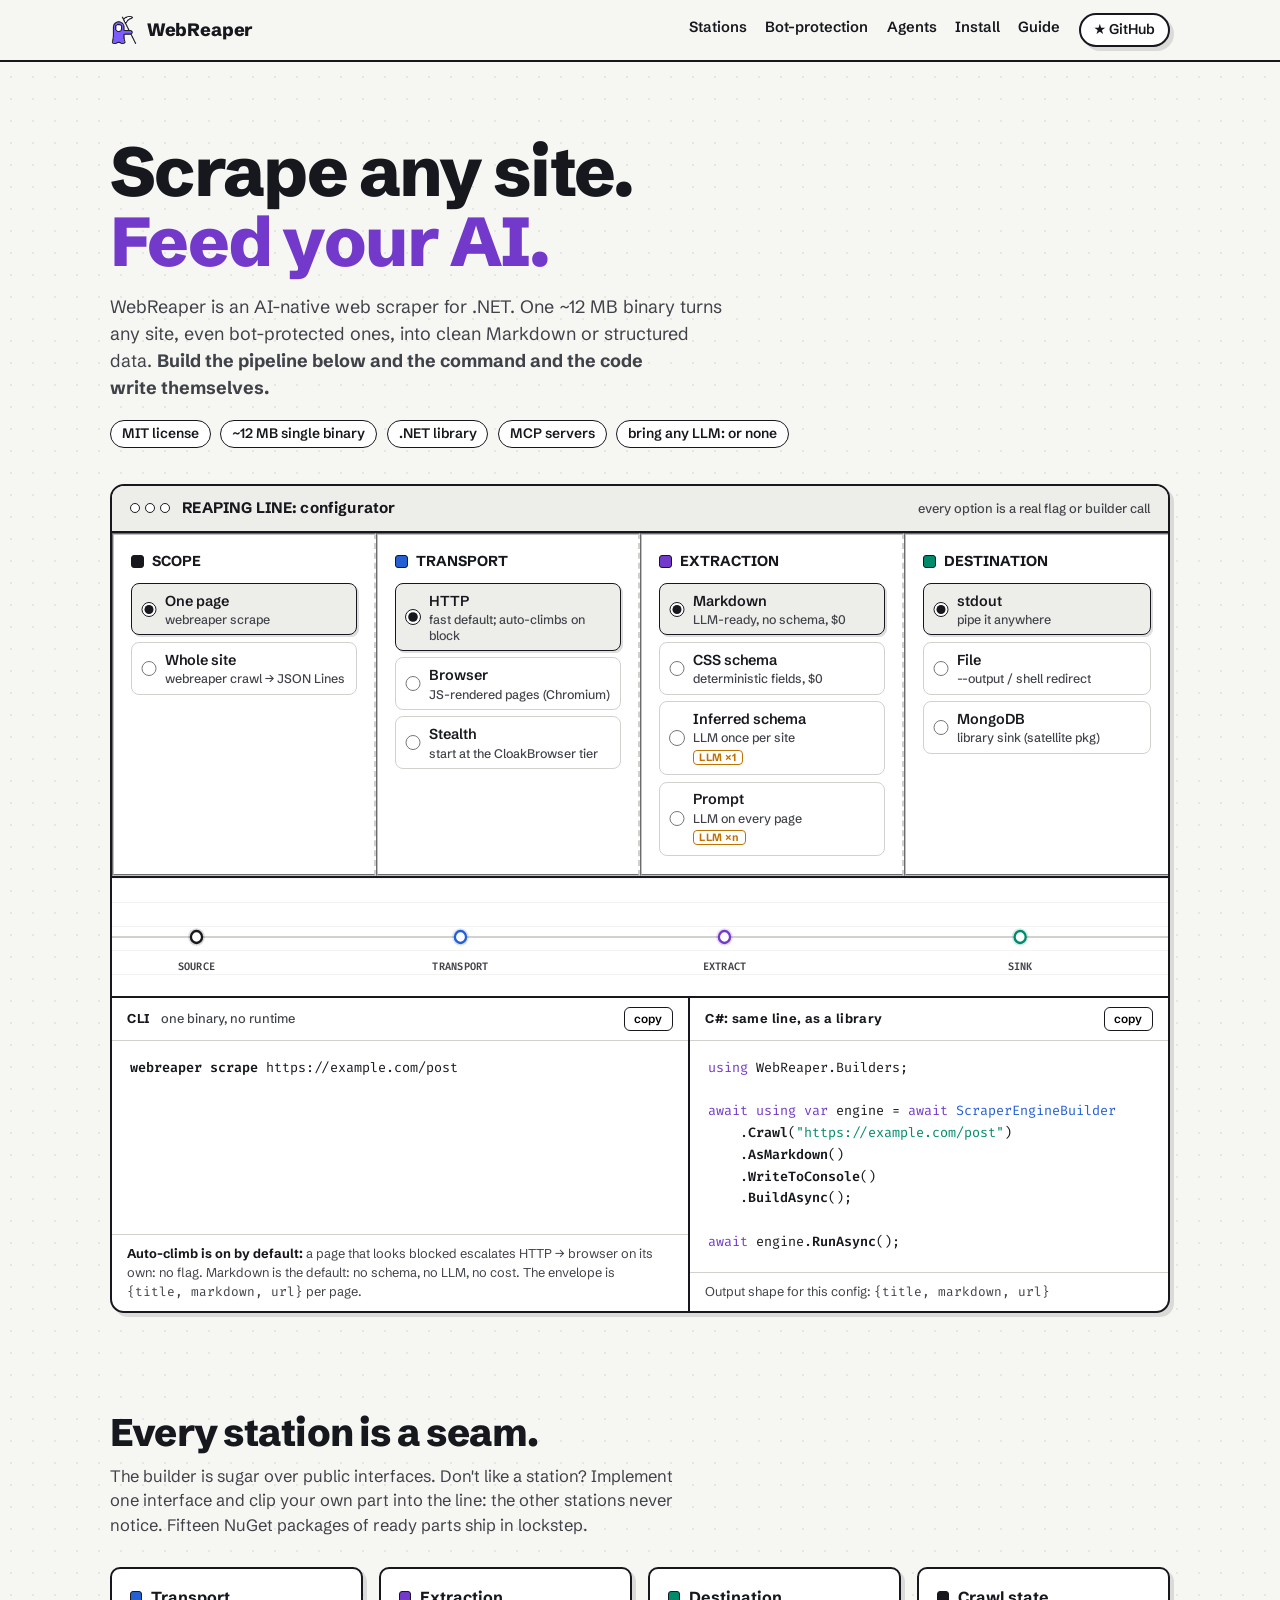
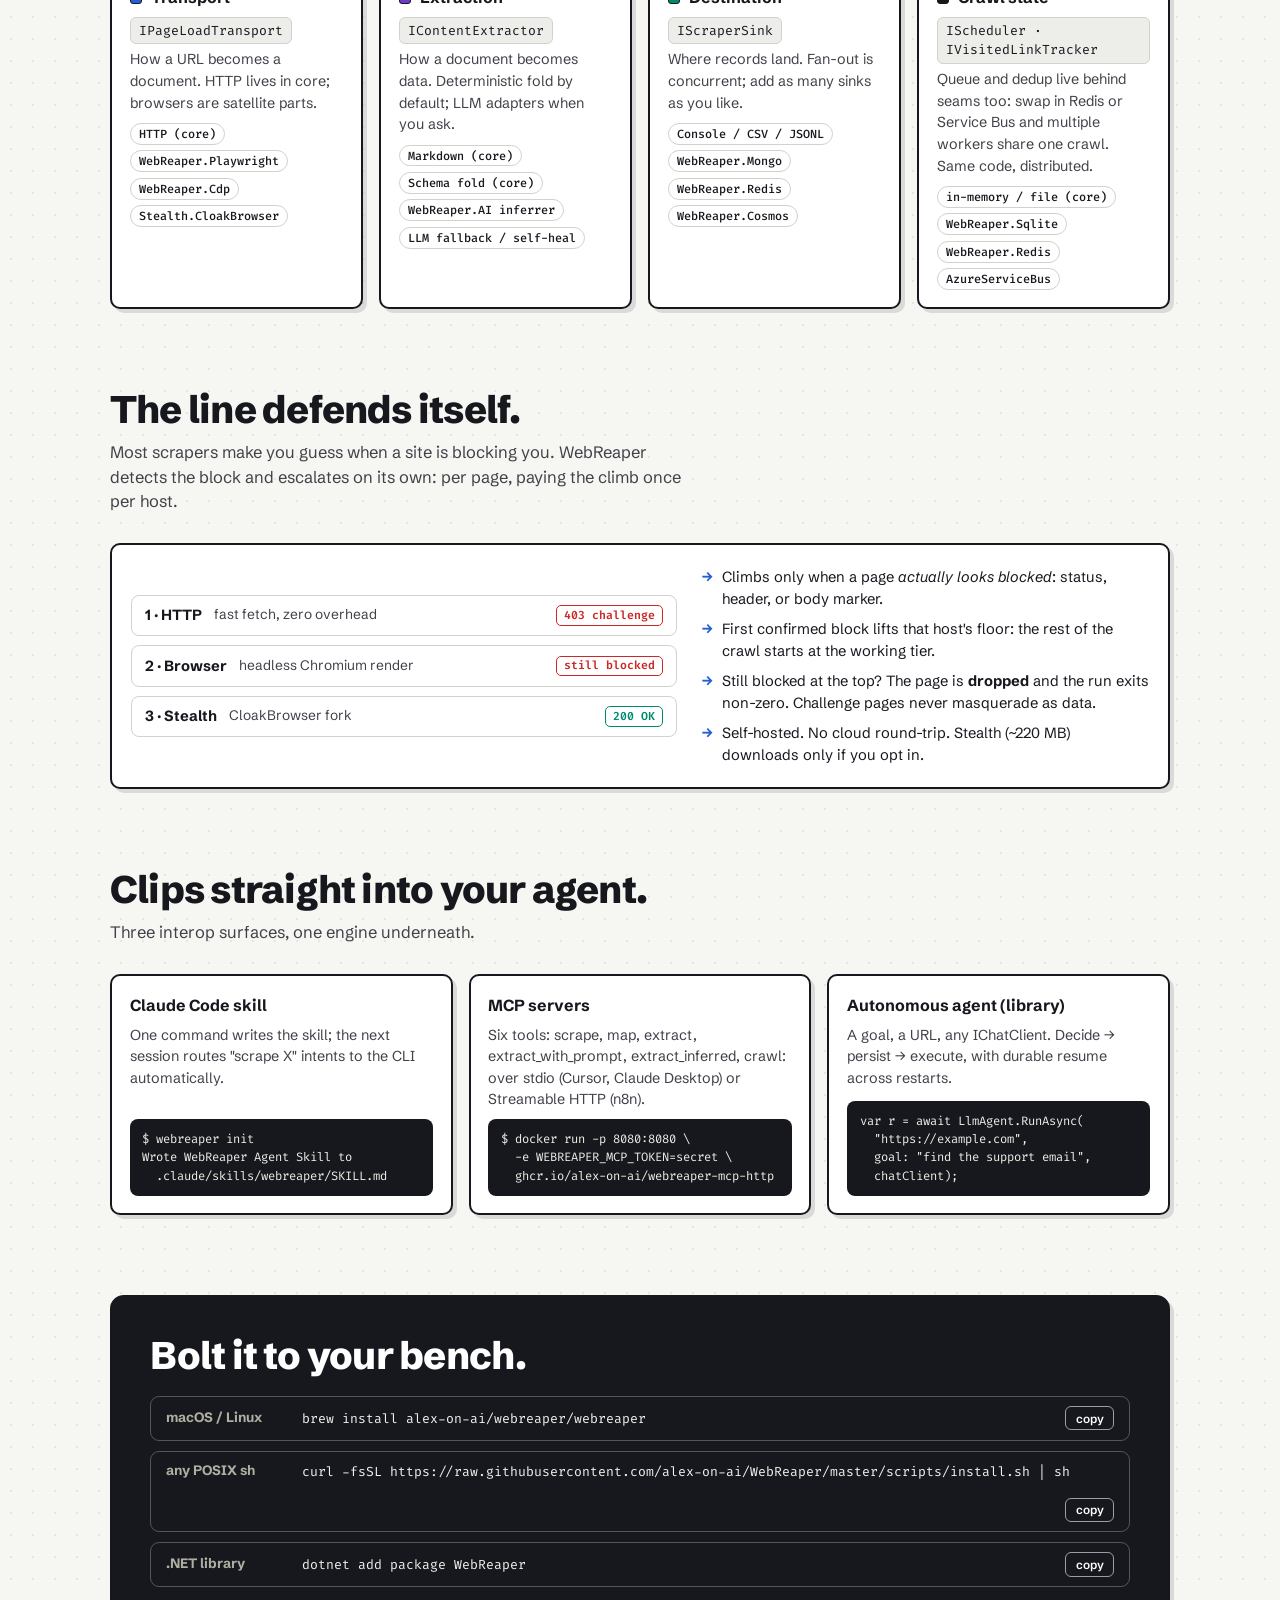
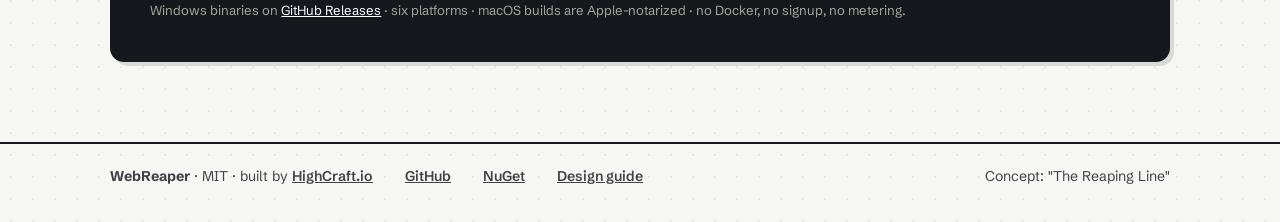
<file: concepts/06-pipeline/index.html>
<!doctype html>
<html lang="en">
<head>
<meta charset="utf-8">
<meta name="viewport" content="width=device-width, initial-scale=1">
<title>WebReaper: Scrape any site. Feed your AI.</title>
<meta name="description" content="WebReaper is an AI-native web scraper for .NET. One ~12 MB binary turns any site into clean Markdown or structured data. Build the pipeline and the CLI command and the C# write themselves.">
<meta property="og:title" content="WebReaper: Scrape any site. Feed your AI.">
<meta property="og:description" content="An AI-native web scraper for .NET. Build the pipeline: the CLI command and the C# write themselves.">
<meta name="theme-color" content="#f6f6f2">
<link rel="icon" type="image/png" href="webreaper-logo.png">
<link rel="preconnect" href="https://fonts.googleapis.com">
<link rel="preconnect" href="https://fonts.gstatic.com" crossorigin>
<link href="https://fonts.googleapis.com/css2?family=Schibsted+Grotesk:ital,wght@0,400..900;1,400..900&family=Fira+Code:wght@400;500;600&display=swap" rel="stylesheet">
<style>
:root{
  --bg:oklch(97.1% .004 106);
  --panel:#ffffff;
  --ink:oklch(21% .012 270);
  --ink-2:oklch(38% .012 270);
  --wire:oklch(86% .006 106);
  --line:oklch(30% .01 270);
  --transport:oklch(52% .19 262);
  --extract:oklch(50% .21 296);
  --ai:oklch(62% .15 70);
  --sink:oklch(56% .12 172);
  --danger:oklch(55% .2 27);
  --chip-bg:oklch(94.5% .006 106);
  --shadow:4px 4px 0 oklch(21% .012 270 / .12);
  --r:10px;
}
*{box-sizing:border-box;margin:0;padding:0}
html{scroll-behavior:smooth}
@media(prefers-reduced-motion:reduce){html{scroll-behavior:auto}}
body{
  background:var(--bg);
  background-image:radial-gradient(oklch(21% .012 270 / .075) 1px, transparent 1px);
  background-size:22px 22px;
  color:var(--ink);
  font-family:"Schibsted Grotesk",system-ui,sans-serif;
  line-height:1.5;
  font-size:16.5px;
}
code,pre,.mono{font-family:"Fira Code",ui-monospace,monospace}
a{color:inherit}
:focus-visible{outline:3px solid var(--transport);outline-offset:2px;border-radius:4px}
.wrap{max-width:1140px;margin:0 auto;padding:0 clamp(16px,3.4vw,40px)}
/* header */
header.site{position:sticky;top:0;z-index:50;background:oklch(97.1% .004 106 / .88);backdrop-filter:blur(6px);border-bottom:2px solid var(--ink)}
header.site .wrap{display:flex;align-items:center;gap:1.5rem;height:60px}
.wordmark{display:flex;align-items:center;gap:.55rem;font-weight:800;font-size:1.12rem;letter-spacing:-.01em;text-decoration:none}
.wordmark svg{flex:none}
.wordmark .mark{flex:none;width:28px;height:28px;display:block}
header nav{margin-left:auto;display:flex;gap:1.15rem;font-weight:600;font-size:.92rem}
header nav a{text-decoration:none;border-bottom:2px solid transparent;padding:.2rem 0}
header nav a:hover{border-bottom-color:var(--ink)}
.gh{display:inline-flex;align-items:center;gap:.4rem;border:2px solid var(--ink);border-radius:999px;padding:.28rem .8rem;text-decoration:none;background:var(--panel);box-shadow:var(--shadow);font-size:.88rem}
.gh:hover{transform:translate(-1px,-1px);box-shadow:5px 5px 0 oklch(21% .012 270 / .12)}
/* hero */
.hero{padding:clamp(2.6rem,6vw,4.6rem) 0 1.2rem}
.hero h1{font-size:clamp(2.3rem,5.4vw,4.4rem);line-height:1.02;letter-spacing:-.025em;font-weight:800;text-wrap:balance;max-width:16ch}
.hero h1 em{font-style:normal;color:var(--extract)}
.hero p.lede{margin-top:1.1rem;max-width:56ch;font-size:clamp(1.02rem,1.4vw,1.18rem);color:var(--ink-2);text-wrap:pretty}
.hero .facts{margin-top:1.15rem;display:flex;flex-wrap:wrap;gap:.5rem .6rem;font-size:.86rem;font-weight:600}
.hero .facts span{border:1.5px solid var(--ink);border-radius:999px;padding:.18rem .68rem;background:var(--panel)}
/* ============ RIG ============ */
.rig{margin:2.2rem 0 0;border:2px solid var(--ink);border-radius:14px;background:var(--panel);box-shadow:var(--shadow);overflow:hidden}
.rig-head{display:flex;align-items:center;gap:.8rem;padding:.7rem 1.1rem;border-bottom:2px solid var(--ink);background:var(--chip-bg)}
.rig-head .dots{display:flex;gap:.32rem}
.rig-head .dots i{width:.62rem;height:.62rem;border-radius:50%;border:1.5px solid var(--ink);background:var(--panel)}
.rig-head strong{font-size:.95rem;letter-spacing:.01em}
.rig-head .hint{margin-left:auto;font-size:.8rem;color:var(--ink-2);font-weight:500}
.stations{display:grid;grid-template-columns:repeat(4,1fr);gap:0;border-bottom:2px solid var(--ink)}
.station{padding:1rem 1.05rem 1.15rem;border-right:2px dashed var(--wire);position:relative}
.station:last-child{border-right:0}
.station > label{display:flex;align-items:center;gap:.5rem;font-weight:700;font-size:.9rem;margin-bottom:.65rem}
.station .swatch{width:.85rem;height:.85rem;border-radius:3px;border:1.5px solid var(--ink);flex:none}
#st-scope .swatch{background:var(--ink)}
#st-transport .swatch{background:var(--transport)}
#st-extract .swatch{background:var(--extract)}
#st-sink .swatch{background:var(--sink)}
.opts{display:flex;flex-direction:column;gap:.4rem}
.opt{display:flex;align-items:center;gap:.55rem;border:1.5px solid var(--wire);border-radius:8px;padding:.42rem .6rem;cursor:pointer;background:var(--panel);font-size:.9rem;font-weight:600;transition:border-color .12s,background .12s}
.opt:hover{border-color:var(--ink)}
.opt input{accent-color:var(--ink);width:.95rem;height:.95rem;flex:none}
.opt small{display:block;font-weight:500;color:var(--ink-2);font-size:.78rem;line-height:1.25}
.opt.on{border-color:var(--ink);background:var(--chip-bg);box-shadow:2px 2px 0 oklch(21% .012 270 / .14)}
.opt .llm{font-size:.66rem;font-weight:700;letter-spacing:.04em;color:var(--ai);border:1px solid var(--ai);border-radius:4px;padding:0 .3rem;margin-left:auto;flex:none}
/* belt */
.belt{position:relative;height:120px;border-bottom:2px solid var(--ink);background:
  linear-gradient(oklch(21% .012 270 / .05) 1px,transparent 1px) 0 0/100% 24px}
.belt svg{position:absolute;inset:0;width:100%;height:100%}
.belt .node-label{font:600 11px "Fira Code",monospace;fill:var(--ink-2);letter-spacing:.04em}
.puck{offset-path:path("M -30 60 L 1200 60");offset-distance:0%;position:absolute;width:26px;height:32px;border:2px solid var(--ink);border-radius:4px;background:#fff;box-shadow:2px 2px 0 oklch(21% .012 270/.14)}
.puck::before{content:"";position:absolute;inset:5px 4px auto;height:3px;background:var(--ink);opacity:.7}
.puck::after{content:"";position:absolute;inset:11px 4px auto;height:2px;background:var(--ink);opacity:.35;box-shadow:0 5px 0 oklch(21% .012 270/.35),0 10px 0 oklch(21% .012 270/.35)}
.puck.md{border-color:var(--extract)}
.puck.md::before{background:var(--extract)}
@keyframes ride{from{offset-distance:0%}to{offset-distance:100%}}
.belt .puck{animation:ride var(--dur,5.2s) linear infinite;animation-delay:var(--delay,0s)}
@media(prefers-reduced-motion:reduce){.belt .puck{animation:none;offset-distance:var(--rest,30%)}}
/* panes */
.panes{display:grid;grid-template-columns:1.2fr 1fr;min-height:300px}
.pane{padding:0;display:flex;flex-direction:column;min-width:0}
.pane+.pane{border-left:2px solid var(--ink)}
.pane-head{display:flex;align-items:center;gap:.7rem;padding:.55rem .95rem;border-bottom:1.5px solid var(--wire);font-size:.8rem;font-weight:700;letter-spacing:.03em}
.pane-head .tag{color:var(--ink-2);font-weight:500;letter-spacing:0}
.copy{margin-left:auto;border:1.5px solid var(--ink);background:var(--panel);border-radius:6px;font:600 .74rem "Schibsted Grotesk",sans-serif;padding:.22rem .6rem;cursor:pointer}
.copy:hover{background:var(--chip-bg)}
.copy.ok{background:var(--sink);color:#fff;border-color:var(--sink)}
.pane pre{flex:1;padding:1rem 1.1rem 1.2rem;overflow-x:auto;font-size:.84rem;line-height:1.62;tab-size:2;white-space:pre}
.pane pre .flash{animation:flash 1s ease-out}
@keyframes flash{0%{background:oklch(90% .12 296 / .9)}100%{background:transparent}}
@media(prefers-reduced-motion:reduce){.pane pre .flash{animation:none}}
/* code tokens */
.t-cmd{color:var(--ink);font-weight:600}
.t-flag{color:var(--transport);font-weight:500}
.t-str{color:var(--sink)}
.t-com{color:oklch(55% .01 270)}
.t-kw{color:var(--extract)}
.t-ty{color:var(--transport)}
.t-me{color:var(--ink);font-weight:600}
.t-warn{color:var(--ai)}
.note{border-top:1.5px solid var(--wire);padding:.6rem .95rem;font-size:.8rem;color:var(--ink-2)}
.note strong{color:var(--ink)}
/* sections */
section{padding:clamp(3rem,7vw,5rem) 0 0}
h2{font-size:clamp(1.7rem,3vw,2.5rem);letter-spacing:-.02em;font-weight:800;line-height:1.08;text-wrap:balance}
.sub{margin-top:.6rem;color:var(--ink-2);max-width:58ch;text-wrap:pretty}
/* seams */
.seams{margin-top:1.8rem;display:grid;grid-template-columns:repeat(auto-fit,minmax(245px,1fr));gap:1rem}
.seam{border:2px solid var(--ink);border-radius:var(--r);background:var(--panel);padding:1.05rem 1.1rem;box-shadow:var(--shadow)}
.seam h3{display:flex;align-items:center;gap:.55rem;font-size:1rem}
.seam h3 .swatch{width:.8rem;height:.8rem;border-radius:3px;border:1.5px solid var(--ink)}
.seam code.iface{display:inline-block;margin:.5rem 0 .35rem;font-size:.82rem;background:var(--chip-bg);border:1.5px solid var(--wire);border-radius:6px;padding:.15rem .5rem}
.seam p{font-size:.9rem;color:var(--ink-2)}
.seam ul{list-style:none;margin-top:.55rem;display:flex;flex-wrap:wrap;gap:.35rem}
.seam li{font:500 .74rem "Fira Code",monospace;border:1.5px solid var(--wire);border-radius:999px;padding:.12rem .5rem;background:var(--panel)}
/* climb */
.climb{margin-top:1.8rem;border:2px solid var(--ink);border-radius:var(--r);background:var(--panel);box-shadow:var(--shadow);padding:1.3rem 1.2rem;display:grid;grid-template-columns:1.1fr .9fr;gap:1.6rem;align-items:center}
.ladder{display:flex;flex-direction:column;gap:.55rem}
.rung{display:flex;align-items:center;gap:.75rem;border:1.5px solid var(--wire);border-radius:8px;padding:.55rem .8rem}
.rung b{font-size:.92rem}
.rung small{color:var(--ink-2)}
.rung .st{margin-left:auto;font:600 .72rem "Fira Code",monospace;border-radius:5px;padding:.1rem .45rem;border:1.5px solid currentColor}
.rung.r1 .st{color:var(--danger)}
.rung.r2 .st{color:var(--danger)}
.rung.r3 .st{color:var(--sink)}
.climb ul.rules{list-style:none;display:flex;flex-direction:column;gap:.5rem;font-size:.92rem}
.climb ul.rules li{padding-left:1.2rem;position:relative}
.climb ul.rules li::before{content:"→";position:absolute;left:0;color:var(--transport);font-weight:700}
/* agents */
.agents{margin-top:1.8rem;display:grid;grid-template-columns:repeat(auto-fit,minmax(280px,1fr));gap:1rem}
.agent{border:2px solid var(--ink);border-radius:var(--r);background:var(--panel);padding:1.05rem 1.1rem;box-shadow:var(--shadow);display:flex;flex-direction:column;gap:.5rem}
.agent h3{font-size:1rem}
.agent p{font-size:.9rem;color:var(--ink-2)}
.agent pre{background:var(--ink);color:oklch(95% .01 106);border-radius:8px;padding:.7rem .8rem;font-size:.76rem;overflow-x:auto;margin-top:auto}
/* install */
.install{margin:clamp(3rem,7vw,5rem) 0 0;border:2px solid var(--ink);border-radius:14px;background:var(--ink);color:oklch(96% .005 106);padding:clamp(1.4rem,3.4vw,2.4rem);box-shadow:var(--shadow)}
.install h2{color:#fff}
.install .rows{margin-top:1.2rem;display:flex;flex-direction:column;gap:.6rem}
.irow{display:flex;align-items:center;gap:1rem;flex-wrap:wrap;border:1.5px solid oklch(45% .01 270);border-radius:9px;padding:.6rem .9rem}
.irow b{flex:0 0 7.5rem;font-size:.85rem;color:oklch(75% .02 106)}
.irow code{font-size:.82rem;overflow-x:auto;white-space:nowrap;scrollbar-width:none}
.irow .copy{border-color:oklch(70% .01 270);background:transparent;color:#fff}
.install p.fine{margin-top:.9rem;font-size:.82rem;color:oklch(72% .02 106)}
footer.site{margin-top:clamp(3rem,7vw,5rem);border-top:2px solid var(--ink);padding:1.4rem 0 2.2rem;font-size:.88rem;color:var(--ink-2)}
footer.site .wrap{display:flex;flex-wrap:wrap;gap:.8rem 2rem;align-items:center}
footer.site a{font-weight:600}
footer.site .r{margin-left:auto}
/* responsive */
@media(max-width:980px){
  .stations{grid-template-columns:repeat(2,1fr)}
  .station:nth-child(2){border-right:0}
  .station:nth-child(-n+2){border-bottom:2px dashed var(--wire)}
  .panes{grid-template-columns:1fr}
  .pane+.pane{border-left:0;border-top:2px solid var(--ink)}
  .climb{grid-template-columns:1fr}
}
@media(max-width:640px){
  header nav a:not(.gh){display:none}
  .belt{height:90px}
}
</style>
</head>
<body>
<header class="site">
  <div class="wrap">
    <a class="wordmark" href="#">
      <img class="mark" src="webreaper-logo.png" srcset="webreaper-logo.png 1x, webreaper-logo@2x.png 2x" width="28" height="28" alt="" aria-hidden="true">
      WebReaper
    </a>
    <nav aria-label="site">
      <a href="#stations">Stations</a>
      <a href="#climb">Bot-protection</a>
      <a href="#agents">Agents</a>
      <a href="#install">Install</a>
      <a href="./guide/">Guide</a>
      <a class="gh" href="https://github.com/alex-on-ai/WebReaper">★ GitHub</a>
    </nav>
  </div>
</header>

<main>
  <div class="wrap">
    <section class="hero" aria-labelledby="h1">
      <h1 id="h1">Scrape any site.<br><em>Feed your AI.</em></h1>
      <p class="lede">WebReaper is an AI-native web scraper for .NET. One ~12 MB binary turns any
      site, even bot-protected ones, into clean Markdown or structured data.
      <strong>Build the pipeline below and the command and the code write themselves.</strong></p>
      <div class="facts" aria-label="key facts">
        <span>MIT license</span><span>~12 MB single binary</span><span>.NET library</span><span>MCP servers</span><span>bring any LLM: or none</span>
      </div>

      <!-- ================= RIG ================= -->
      <div class="rig" id="rig">
        <div class="rig-head">
          <span class="dots" aria-hidden="true"><i></i><i></i><i></i></span>
          <strong>REAPING LINE: configurator</strong>
          <span class="hint">every option is a real flag or builder call</span>
        </div>

        <div class="stations" id="stations">
          <fieldset class="station" id="st-scope">
            <label><span class="swatch"></span>SCOPE</label>
            <div class="opts">
              <label class="opt on"><input type="radio" name="scope" value="page" checked><span>One page<small>webreaper scrape</small></span></label>
              <label class="opt"><input type="radio" name="scope" value="site"><span>Whole site<small>webreaper crawl → JSON Lines</small></span></label>
            </div>
          </fieldset>

          <fieldset class="station" id="st-transport">
            <label><span class="swatch"></span>TRANSPORT</label>
            <div class="opts">
              <label class="opt on"><input type="radio" name="transport" value="http" checked><span>HTTP<small>fast default; auto-climbs on block</small></span></label>
              <label class="opt"><input type="radio" name="transport" value="browser"><span>Browser<small>JS-rendered pages (Chromium)</small></span></label>
              <label class="opt"><input type="radio" name="transport" value="stealth"><span>Stealth<small>start at the CloakBrowser tier</small></span></label>
            </div>
          </fieldset>

          <fieldset class="station" id="st-extract">
            <label><span class="swatch"></span>EXTRACTION</label>
            <div class="opts">
              <label class="opt on"><input type="radio" name="extract" value="md" checked><span>Markdown<small>LLM-ready, no schema, $0</small></span></label>
              <label class="opt"><input type="radio" name="extract" value="schema"><span>CSS schema<small>deterministic fields, $0</small></span></label>
              <label class="opt"><input type="radio" name="extract" value="infer"><span>Inferred schema<small>LLM once per site</small><span class="llm">LLM ×1</span></span></label>
              <label class="opt"><input type="radio" name="extract" value="prompt"><span>Prompt<small>LLM on every page</small><span class="llm">LLM ×n</span></span></label>
            </div>
          </fieldset>

          <fieldset class="station" id="st-sink">
            <label><span class="swatch"></span>DESTINATION</label>
            <div class="opts">
              <label class="opt on"><input type="radio" name="sink" value="stdout" checked><span>stdout<small>pipe it anywhere</small></span></label>
              <label class="opt"><input type="radio" name="sink" value="file"><span>File<small>--output / shell redirect</small></span></label>
              <label class="opt"><input type="radio" name="sink" value="mongo"><span>MongoDB<small>library sink (satellite pkg)</small></span></label>
            </div>
          </fieldset>
        </div>

        <div class="belt" aria-hidden="true">
          <svg viewBox="0 0 1140 120" preserveAspectRatio="none">
            <line x1="0" y1="60" x2="1140" y2="60" stroke="var(--wire)" stroke-width="2"/>
            <g id="belt-nodes"></g>
          </svg>
          <div class="puck" style="--delay:0s"></div>
          <div class="puck" style="--delay:-1.7s;--rest:55%"></div>
          <div class="puck md" style="--delay:-3.4s;--rest:82%"></div>
        </div>

        <div class="panes">
          <div class="pane">
            <div class="pane-head">CLI <span class="tag" id="cli-tag">one binary, no runtime</span>
              <button class="copy" data-copy="cli" type="button">copy</button></div>
            <pre id="cli-pre" aria-live="polite"></pre>
            <div class="note" id="cli-note"></div>
          </div>
          <div class="pane">
            <div class="pane-head">C#: same line, as a library
              <button class="copy" data-copy="cs" type="button">copy</button></div>
            <pre id="cs-pre"></pre>
            <div class="note">Output shape for this config: <code class="mono" id="shape"></code></div>
          </div>
        </div>
      </div>
    </section>

    <section id="stations-doc" aria-labelledby="h-seams">
      <h2 id="h-seams">Every station is a seam.</h2>
      <p class="sub">The builder is sugar over public interfaces. Don't like a station?
      Implement one interface and clip your own part into the line: the other stations never notice.
      Fifteen NuGet packages of ready parts ship in lockstep.</p>
      <div class="seams">
        <div class="seam">
          <h3><span class="swatch" style="background:var(--transport)"></span>Transport</h3>
          <code class="iface">IPageLoadTransport</code>
          <p>How a URL becomes a document. HTTP lives in core; browsers are satellite parts.</p>
          <ul><li>HTTP (core)</li><li>WebReaper.Playwright</li><li>WebReaper.Cdp</li><li>Stealth.CloakBrowser</li></ul>
        </div>
        <div class="seam">
          <h3><span class="swatch" style="background:var(--extract)"></span>Extraction</h3>
          <code class="iface">IContentExtractor</code>
          <p>How a document becomes data. Deterministic fold by default; LLM adapters when you ask.</p>
          <ul><li>Markdown (core)</li><li>Schema fold (core)</li><li>WebReaper.AI inferrer</li><li>LLM fallback / self-heal</li></ul>
        </div>
        <div class="seam">
          <h3><span class="swatch" style="background:var(--sink)"></span>Destination</h3>
          <code class="iface">IScraperSink</code>
          <p>Where records land. Fan-out is concurrent; add as many sinks as you like.</p>
          <ul><li>Console / CSV / JSONL</li><li>WebReaper.Mongo</li><li>WebReaper.Redis</li><li>WebReaper.Cosmos</li></ul>
        </div>
        <div class="seam">
          <h3><span class="swatch" style="background:var(--ink)"></span>Crawl state</h3>
          <code class="iface">IScheduler · IVisitedLinkTracker</code>
          <p>Queue and dedup live behind seams too: swap in Redis or Service Bus and
          multiple workers share one crawl. Same code, distributed.</p>
          <ul><li>in-memory / file (core)</li><li>WebReaper.Sqlite</li><li>WebReaper.Redis</li><li>AzureServiceBus</li></ul>
        </div>
      </div>
    </section>

    <section id="climb" aria-labelledby="h-climb">
      <h2 id="h-climb">The line defends itself.</h2>
      <p class="sub">Most scrapers make you guess when a site is blocking you. WebReaper detects the
      block and escalates on its own: per page, paying the climb once per host.</p>
      <div class="climb">
        <div class="ladder" role="list" aria-label="escalation ladder">
          <div class="rung r1" role="listitem"><b>1 · HTTP</b><small>fast fetch, zero overhead</small><span class="st">403 challenge</span></div>
          <div class="rung r2" role="listitem"><b>2 · Browser</b><small>headless Chromium render</small><span class="st">still blocked</span></div>
          <div class="rung r3" role="listitem"><b>3 · Stealth</b><small>CloakBrowser fork</small><span class="st">200 OK</span></div>
        </div>
        <ul class="rules">
          <li>Climbs only when a page <em>actually looks blocked</em>: status, header, or body marker.</li>
          <li>First confirmed block lifts that host's floor: the rest of the crawl starts at the working tier.</li>
          <li>Still blocked at the top? The page is <strong>dropped</strong> and the run exits non-zero. Challenge pages never masquerade as data.</li>
          <li>Self-hosted. No cloud round-trip. Stealth (~220 MB) downloads only if you opt in.</li>
        </ul>
      </div>
    </section>

    <section id="agents" aria-labelledby="h-agents">
      <h2 id="h-agents">Clips straight into your agent.</h2>
      <p class="sub">Three interop surfaces, one engine underneath.</p>
      <div class="agents">
        <div class="agent">
          <h3>Claude Code skill</h3>
          <p>One command writes the skill; the next session routes "scrape X" intents to the CLI automatically.</p>
          <pre>$ webreaper init
Wrote WebReaper Agent Skill to
  .claude/skills/webreaper/SKILL.md</pre>
        </div>
        <div class="agent">
          <h3>MCP servers</h3>
          <p>Six tools: scrape, map, extract, extract_with_prompt, extract_inferred, crawl: over stdio (Cursor, Claude Desktop) or Streamable HTTP (n8n).</p>
          <pre>$ docker run -p 8080:8080 \
  -e WEBREAPER_MCP_TOKEN=secret \
  ghcr.io/alex-on-ai/webreaper-mcp-http</pre>
        </div>
        <div class="agent">
          <h3>Autonomous agent (library)</h3>
          <p>A goal, a URL, any IChatClient. Decide → persist → execute, with durable resume across restarts.</p>
          <pre>var r = await LlmAgent.RunAsync(
  "https://example.com",
  goal: "find the support email",
  chatClient);</pre>
        </div>
      </div>
    </section>

    <section id="install" aria-labelledby="h-install" style="padding-top:0">
      <div class="install">
        <h2 id="h-install">Bolt it to your bench.</h2>
        <div class="rows">
          <div class="irow"><b>macOS / Linux</b><code>brew install alex-on-ai/webreaper/webreaper</code><button class="copy" data-copytext="brew install alex-on-ai/webreaper/webreaper" type="button">copy</button></div>
          <div class="irow"><b>any POSIX sh</b><code>curl -fsSL https://raw.githubusercontent.com/alex-on-ai/WebReaper/master/scripts/install.sh | sh</code><button class="copy" data-copytext="curl -fsSL https://raw.githubusercontent.com/alex-on-ai/WebReaper/master/scripts/install.sh | sh" type="button">copy</button></div>
          <div class="irow"><b>.NET library</b><code>dotnet add package WebReaper</code><button class="copy" data-copytext="dotnet add package WebReaper" type="button">copy</button></div>
        </div>
        <p class="fine">Windows binaries on <a href="https://github.com/alex-on-ai/WebReaper/releases/latest" style="color:#fff">GitHub Releases</a> ·
        six platforms · macOS builds are Apple-notarized · no Docker, no signup, no metering.</p>
      </div>
    </section>
  </div>
</main>

<footer class="site">
  <div class="wrap">
    <span><strong>WebReaper</strong> · MIT · built by <a href="https://highcraft.io">HighCraft.io</a></span>
    <a href="https://github.com/alex-on-ai/WebReaper">GitHub</a>
    <a href="https://www.nuget.org/packages/WebReaper">NuGet</a>
    <a href="./guide/">Design guide</a>
    <span class="r">Concept: "The Reaping Line"</span>
  </div>
</footer>

<script>
(function(){
"use strict";
const state={scope:"page",transport:"http",extract:"md",sink:"stdout"};
const $=s=>document.querySelector(s);
const cliPre=$("#cli-pre"),csPre=$("#cs-pre"),cliNote=$("#cli-note"),shape=$("#shape");
const esc=s=>s.replace(/&/g,"&amp;").replace(/</g,"&lt;");
const URLS={page:"https://example.com/post",site:"https://example.com"};

function cliText(){
  const u=URLS[state.scope];
  const parts=["webreaper",state.scope==="page"?"scrape":"crawl",u];
  /* start-tier flags are per-page flags on scrape; crawl always starts at HTTP
     and auto-climbs per page (ADR-0083): so they only appear for scope=page */
  if(state.scope==="page"&&state.transport==="browser")parts.push("--browser");
  if(state.scope==="page"&&state.transport==="stealth")parts.push("--stealth");
  if(state.extract==="schema")parts.push("--schema","schema.json");
  if(state.extract==="infer")parts.push("--infer","\"title, author, date\"","--model","gpt-4o-mini","--llm-url","https://api.openai.com/v1");
  if(state.extract==="prompt")parts.push("--prompt","\"title and author\"","--model","gpt-4o-mini","--llm-url","https://api.openai.com/v1");
  if(state.scope==="site")parts.push("--max-pages","500");
  let cmd=parts.join(" ");
  if(state.sink==="file")cmd+=state.scope==="site"?" --output-dir ./out":" --output page"+(state.extract==="md"?".md":".json");
  if(state.sink==="stdout"&&state.scope==="site")cmd+=" > pages.jsonl";
  return cmd;
}
function cliHTML(){
  let inq=false;
  return cliText().split(" ").map((w,i)=>{
    if(i===0||i===1)return '<span class="t-cmd">'+esc(w)+'</span>';
    const opens=w.startsWith('"'),closes=w.endsWith('"');
    if(opens||inq){
      inq=opens?!closes:!closes?inq:false;
      if(opens&&!closes)inq=true; if(closes)inq=false;
      return '<span class="t-str">'+esc(w)+'</span>';
    }
    if(w.startsWith("--"))return '<span class="t-flag">'+esc(w)+'</span>';
    return esc(w);
  }).join(" ");
}
function csLines(){
  const L=[];
  const browser=state.transport!=="http";
  L.push('<span class="t-kw">using</span> WebReaper.Builders;');
  if(state.transport==="browser")L.push('<span class="t-kw">using</span> WebReaper.Playwright;');
  if(state.transport==="stealth")L.push('<span class="t-kw">using</span> WebReaper.Stealth.CloakBrowser;');
  if(state.extract==="infer"||state.extract==="prompt")L.push('<span class="t-kw">using</span> WebReaper.AI;');
  if(state.sink==="mongo")L.push('<span class="t-kw">using</span> WebReaper.Mongo;');
  L.push('');
  L.push('<span class="t-kw">await using var</span> engine = <span class="t-kw">await</span> <span class="t-ty">ScraperEngineBuilder</span>');
  L.push(`    .<span class="t-me">${browser?"CrawlWithBrowser":"Crawl"}</span>(<span class="t-str">"${URLS[state.scope]}"</span>)`);
  if(state.extract==="md")L.push('    .<span class="t-me">AsMarkdown</span>()');
  if(state.extract==="schema"){
    L.push('    .<span class="t-me">Extract</span>(<span class="t-kw">new</span>()');
    L.push('    {');
    L.push('        <span class="t-kw">new</span>(<span class="t-str">"title"</span>, <span class="t-str">"h1"</span>),');
    L.push('        <span class="t-kw">new</span>(<span class="t-str">"author"</span>, <span class="t-str">".byline a"</span>)');
    L.push('    })');
  }
  if(state.extract==="infer"){
    L.push('    .<span class="t-me">ExtractInferred</span>(<span class="t-str">"title, author, date"</span>)');
    L.push('    .<span class="t-me">WithLlmSchemaInferrer</span>(chatClient)  <span class="t-com">// any IChatClient</span>');
  }
  if(state.extract==="prompt")L.push('    .<span class="t-me">ExtractWithPrompt</span>(chatClient, <span class="t-str">"title and author"</span>)');
  if(state.scope==="site"){
    L.push('    .<span class="t-me">Sweep</span>()                <span class="t-com">// recursive, on-domain</span>');
    L.push('    .<span class="t-me">PageCrawlLimit</span>(<span class="t-str">500</span>)');
  }
  if(state.transport==="browser")L.push('    .<span class="t-me">WithPlaywrightPageLoader</span>()');
  if(state.transport==="stealth")L.push('    .<span class="t-me">WithCloakBrowser</span>()      <span class="t-com">// auto-downloads on first use</span>');
  if(state.sink==="stdout")L.push('    .<span class="t-me">WriteToConsole</span>()');
  if(state.sink==="file")L.push(`    .<span class="t-me">WriteToJsonFile</span>(<span class="t-str">"${state.scope==="site"?"pages.json":"page.json"}"</span>)`);
  if(state.sink==="mongo")L.push('    .<span class="t-me">WriteToMongoDb</span>(conn, <span class="t-str">"scraper"</span>, <span class="t-str">"records"</span>)');
  L.push('    .<span class="t-me">BuildAsync</span>();');
  L.push('');
  L.push('<span class="t-kw">await</span> engine.<span class="t-me">RunAsync</span>();');
  return L.join("\n");
}
function notes(){
  const n=[];
  if(state.transport==="http")n.push("<strong>Auto-climb is on by default:</strong> a page that looks blocked escalates HTTP → browser on its own: no flag.");
  if(state.scope==="site"&&state.transport!=="http")n.push("<strong>A crawl has no start-tier flag:</strong> every page starts at HTTP and auto-climbs on a block; the first confirmed block lifts that host's floor for the rest of the run (ADR-0083)."+(state.transport==="stealth"?" Let the climb include the stealth rung unattended with <code>WEBREAPER_AUTO_STEALTH=1</code>.":" The library can still pin a browser transport: see the C# pane."));
  if(state.scope==="page"&&state.transport==="stealth")n.push("<strong>--stealth</strong> starts the climb at the stealth rung, skipping the vanilla browser. The ~220 MB backend downloads only on opt-in.");
  if(state.scope==="page"&&state.transport==="browser")n.push("<strong>--browser</strong> starts the climb at the browser rung. Managed Chromium via <code>webreaper browser install</code>, or BYO with <code>--browser-cdp-url</code>.");
  if(state.extract==="infer")n.push("<strong>~1 LLM call per site:</strong> the schema is inferred once, then every page extracts deterministically. Key via <code>WEBREAPER_LLM_API_KEY</code>: never a flag.");
  if(state.extract==="prompt")n.push("<strong>LLM on every page.</strong> On a whole-site crawl the CLI asks before a large run (<code>--yes</code> skips). Key via <code>WEBREAPER_LLM_API_KEY</code>.");
  if(state.extract==="schema")n.push("Selectors in a JSON file for the CLI; inline (or source-generated from a <code>[ScrapeSchema]</code> class) in the library.");
  if(state.extract==="md")n.push("Markdown is the default: no schema, no LLM, no cost. The envelope is <code>{title, markdown, url}</code> per page.");
  if(state.sink==="mongo")n.push("<strong>MongoDB is a library sink</strong> (<code>WebReaper.Mongo</code>); the CLI pane shows the closest CLI equivalent: stdout you can pipe.");
  return n.join(" ");
}
function shapeText(){
  if(state.extract==="md")return state.scope==="site"?'{title, markdown, url} × n pages (JSON Lines)':'{title, markdown, url}';
  return state.scope==="site"?'{your fields…} × n pages (JSON Lines)':'{your fields…} (JSON)';
}
function render(first){
  cliPre.innerHTML=cliHTML();
  csPre.innerHTML=csLines();
  cliNote.innerHTML=notes();
  shape.textContent=shapeText();
  if(!first){
    cliPre.classList.remove("flash");csPre.classList.remove("flash");
    void cliPre.offsetWidth;
    cliPre.classList.add("flash");csPre.classList.add("flash");
  }
  document.querySelectorAll(".station").forEach(st=>{
    st.querySelectorAll(".opt").forEach(o=>o.classList.toggle("on",o.querySelector("input").checked));
  });
}
document.querySelectorAll(".station input").forEach(i=>{
  i.addEventListener("change",()=>{state[i.name]=i.value;render(false)});
});
/* mongo sink: cli shows stdout pipe: handled in cliText by treating mongo as stdout */
const _cliText=cliText;
cliText=function(){
  if(state.sink!=="mongo")return _cliText();
  const saved=state.sink;state.sink="stdout";const t=_cliText();state.sink=saved;return t;
};
/* copy buttons */
document.querySelectorAll(".copy").forEach(b=>{
  b.addEventListener("click",async()=>{
    let text=b.dataset.copytext;
    if(b.dataset.copy==="cli")text=cliText();
    if(b.dataset.copy==="cs")text=csPre.textContent;
    try{await navigator.clipboard.writeText(text)}catch(e){}
    const old=b.textContent;b.textContent="copied";b.classList.add("ok");
    setTimeout(()=>{b.textContent=old;b.classList.remove("ok")},1200);
  });
});
/* belt nodes */
const nodes=[["SOURCE",8,"var(--ink)"],["TRANSPORT",33,"var(--transport)"],["EXTRACT",58,"var(--extract)"],["SINK",86,"var(--sink)"]];
const g=document.getElementById("belt-nodes");
g.innerHTML=nodes.map(([n,x,c])=>`
  <g>
    <circle cx="${x*11.4}" cy="60" r="9" fill="${c}" opacity=".16"/>
    <circle cx="${x*11.4}" cy="60" r="6" fill="var(--panel)" stroke="${c}" stroke-width="2.5"/>
    <text class="node-label" x="${x*11.4}" y="94" text-anchor="middle">${n}</text>
  </g>`).join("");
render(true);
})();
</script>
</body>
</html>
</file>
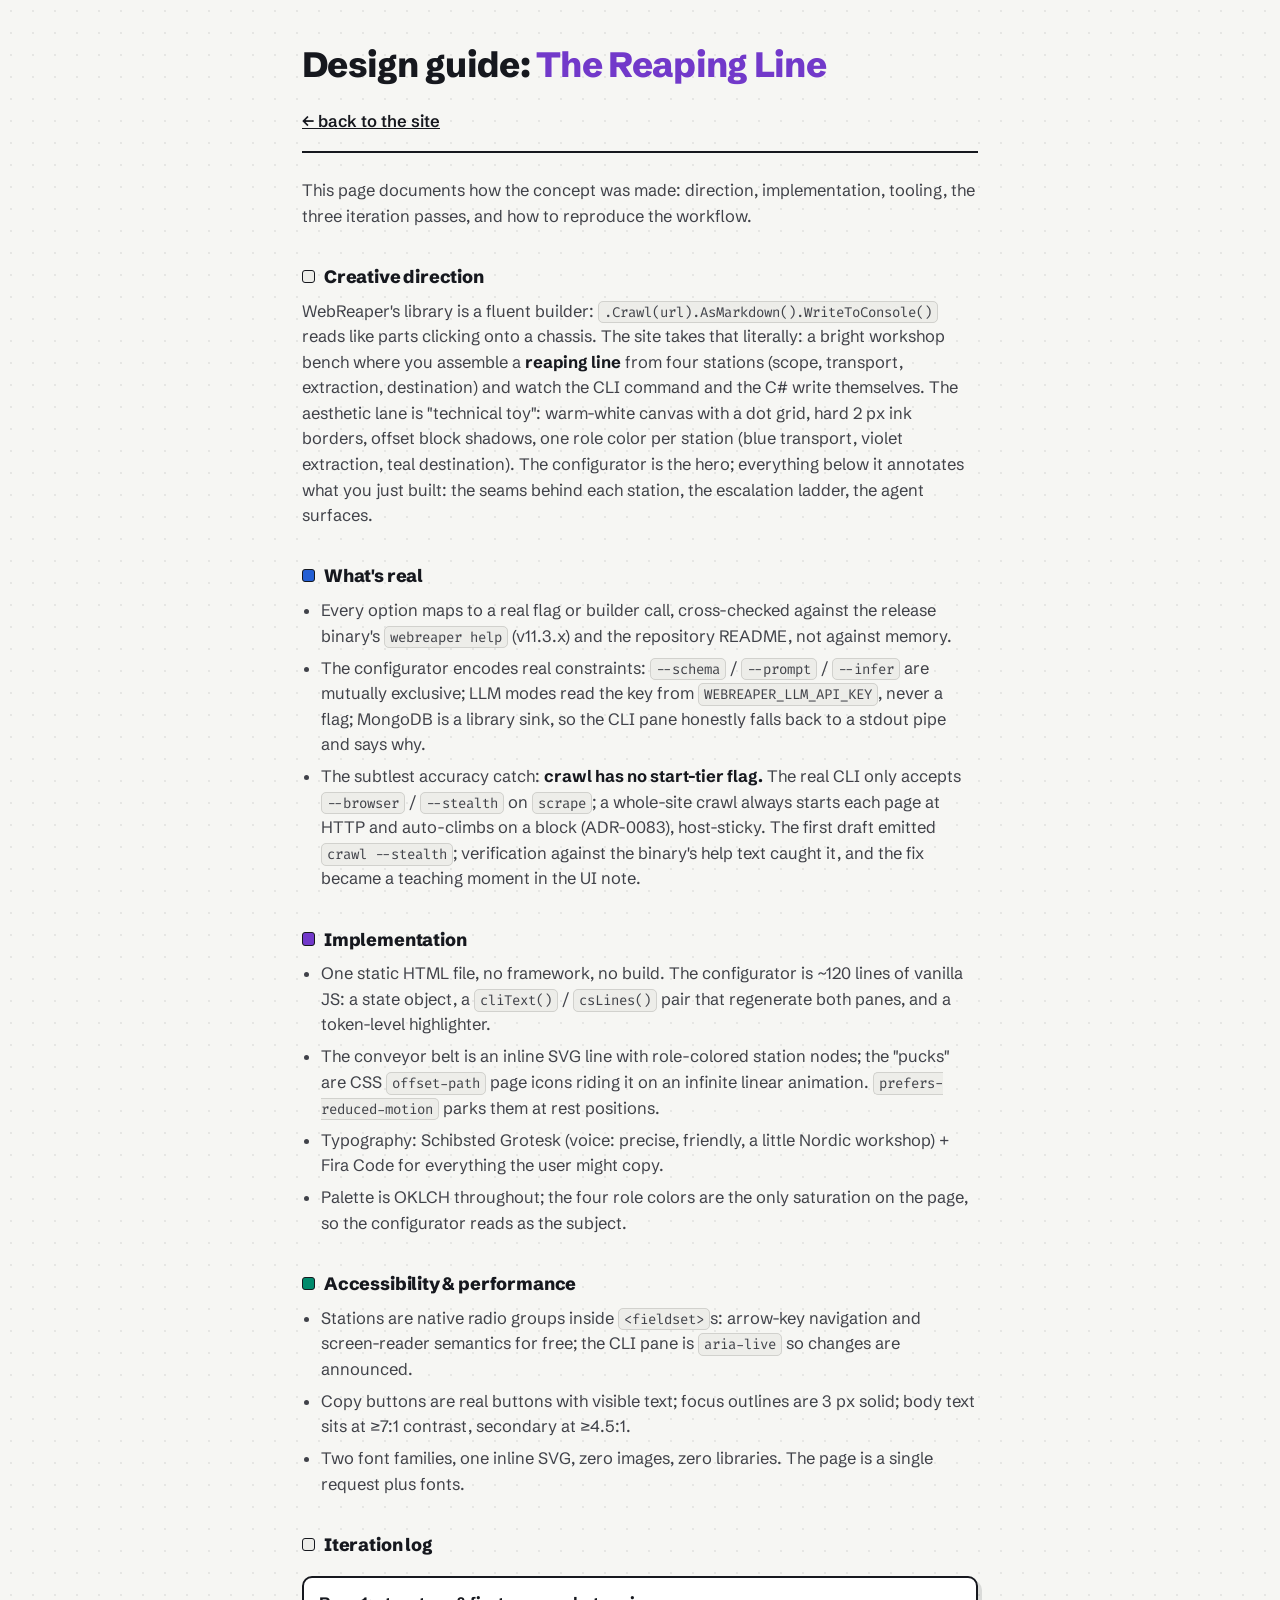
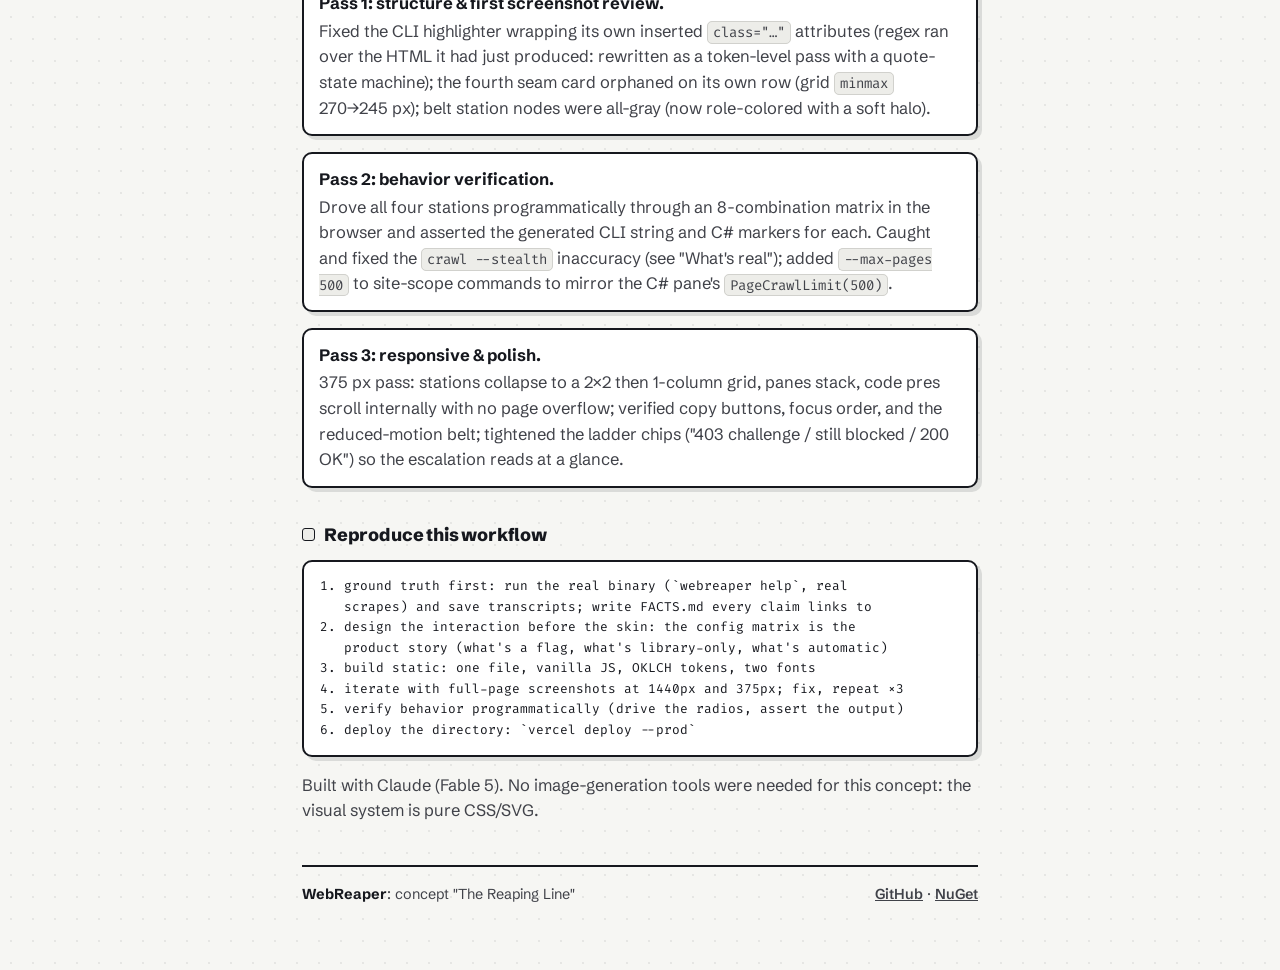
<file: concepts/06-pipeline/guide/index.html>
<!doctype html>
<html lang="en">
<head>
<meta charset="utf-8">
<meta name="viewport" content="width=device-width, initial-scale=1">
<title>Design guide: The Reaping Line</title>
<meta name="description" content="Creative direction and build notes for the WebReaper 'Reaping Line' concept site.">
<link rel="icon" type="image/png" href="../webreaper-logo.png">
<link rel="preconnect" href="https://fonts.googleapis.com">
<link rel="preconnect" href="https://fonts.gstatic.com" crossorigin>
<link href="https://fonts.googleapis.com/css2?family=Schibsted+Grotesk:ital,wght@0,400..900;1,400..900&family=Fira+Code:wght@400;500&display=swap" rel="stylesheet">
<style>
:root{
  --bg:oklch(97.1% .004 106);--panel:#fff;--ink:oklch(21% .012 270);--ink-2:oklch(38% .012 270);
  --wire:oklch(86% .006 106);--transport:oklch(52% .19 262);--extract:oklch(50% .21 296);
  --sink:oklch(56% .12 172);--chip:oklch(94.5% .006 106);--shadow:4px 4px 0 oklch(21% .012 270/.12);
}
*{box-sizing:border-box;margin:0;padding:0}
body{background:var(--bg);background-image:radial-gradient(oklch(21% .012 270/.075) 1px,transparent 1px);background-size:22px 22px;color:var(--ink);font-family:"Schibsted Grotesk",system-ui,sans-serif;font-size:16.5px;line-height:1.55}
main{max-width:74ch;margin:0 auto;padding:2.4rem clamp(16px,4vw,32px) 4rem}
header.g{display:flex;justify-content:space-between;align-items:baseline;gap:1rem;flex-wrap:wrap;border-bottom:2px solid var(--ink);padding-bottom:1rem;margin-bottom:1.6rem}
h1{font-size:clamp(1.6rem,4vw,2.2rem);letter-spacing:-.02em;font-weight:800}
h1 span{color:var(--extract)}
a{color:inherit;font-weight:600}
:focus-visible{outline:3px solid var(--transport);outline-offset:2px}
h2{font-size:1.12rem;font-weight:800;margin:2.1rem 0 .5rem;letter-spacing:-.01em}
h2::before{content:"";display:inline-block;width:.7rem;height:.7rem;border-radius:3px;border:1.5px solid var(--ink);margin-right:.55rem;background:var(--chip);vertical-align:baseline}
h2.c1::before{background:var(--transport)}h2.c2::before{background:var(--extract)}h2.c3::before{background:var(--sink)}
p,li{color:var(--ink-2)}
p+p{margin-top:.6rem}
strong{color:var(--ink)}
ul{padding-left:1.2rem;display:flex;flex-direction:column;gap:.4rem;margin:.4rem 0}
code{font-family:"Fira Code",ui-monospace,monospace;font-size:.85em;background:var(--chip);border:1px solid var(--wire);border-radius:5px;padding:.05em .35em}
pre{font-family:"Fira Code",ui-monospace,monospace;font-size:.8rem;line-height:1.6;background:var(--panel);border:2px solid var(--ink);border-radius:10px;box-shadow:var(--shadow);padding:.9rem 1rem;overflow-x:auto;margin:.7rem 0 1rem;color:var(--ink)}
footer.g{border-top:2px solid var(--ink);margin-top:2.6rem;padding-top:1rem;display:flex;justify-content:space-between;gap:1rem;flex-wrap:wrap;font-size:.9rem;color:var(--ink-2)}
.passlog{list-style:none;padding:0}
.passlog li{border:2px solid var(--ink);border-radius:10px;background:var(--panel);box-shadow:var(--shadow);padding:.8rem .95rem;margin-top:.6rem}
.passlog b{display:block;margin-bottom:.15rem;color:var(--ink)}
</style>
</head>
<body>
<main>
<header class="g">
  <h1>Design guide: <span>The Reaping Line</span></h1>
  <nav><a href="../">← back to the site</a></nav>
</header>

<p>This page documents how the concept was made: direction, implementation,
tooling, the three iteration passes, and how to reproduce the workflow.</p>

<h2>Creative direction</h2>
<p>WebReaper's library is a fluent builder: <code>.Crawl(url).AsMarkdown().WriteToConsole()</code>
reads like parts clicking onto a chassis. The site takes that literally: a
bright workshop bench where you assemble a <strong>reaping line</strong> from four
stations (scope, transport, extraction, destination) and watch the CLI command
and the C# write themselves. The aesthetic lane is "technical toy": warm-white
canvas with a dot grid, hard 2&nbsp;px ink borders, offset block shadows, one role
color per station (blue transport, violet extraction, teal destination). The
configurator is the hero; everything below it annotates what you just built:
the seams behind each station, the escalation ladder, the agent surfaces.</p>

<h2 class="c1">What's real</h2>
<ul>
<li>Every option maps to a real flag or builder call, cross-checked against the
release binary's <code>webreaper help</code> (v11.3.x) and the repository README,
not against memory.</li>
<li>The configurator encodes real constraints: <code>--schema</code> /
<code>--prompt</code> / <code>--infer</code> are mutually exclusive; LLM modes read the key
from <code>WEBREAPER_LLM_API_KEY</code>, never a flag; MongoDB is a library sink, so
the CLI pane honestly falls back to a stdout pipe and says why.</li>
<li>The subtlest accuracy catch: <strong>crawl has no start-tier flag.</strong> The
real CLI only accepts <code>--browser</code> / <code>--stealth</code> on
<code>scrape</code>; a whole-site crawl always starts each page at HTTP and
auto-climbs on a block (ADR-0083), host-sticky. The first draft emitted
<code>crawl --stealth</code>; verification against the binary's help text caught it,
and the fix became a teaching moment in the UI note.</li>
</ul>

<h2 class="c2">Implementation</h2>
<ul>
<li>One static HTML file, no framework, no build. The configurator is ~120 lines
of vanilla JS: a state object, a <code>cliText()</code> / <code>csLines()</code> pair that
regenerate both panes, and a token-level highlighter.</li>
<li>The conveyor belt is an inline SVG line with role-colored station nodes;
the "pucks" are CSS <code>offset-path</code> page icons riding it on an infinite
linear animation. <code>prefers-reduced-motion</code> parks them at rest positions.</li>
<li>Typography: Schibsted Grotesk (voice: precise, friendly, a little Nordic
workshop) + Fira Code for everything the user might copy.</li>
<li>Palette is OKLCH throughout; the four role colors are the only saturation
on the page, so the configurator reads as the subject.</li>
</ul>

<h2 class="c3">Accessibility &amp; performance</h2>
<ul>
<li>Stations are native radio groups inside <code>&lt;fieldset&gt;</code>s: arrow-key
navigation and screen-reader semantics for free; the CLI pane is
<code>aria-live</code> so changes are announced.</li>
<li>Copy buttons are real buttons with visible text; focus outlines are 3&nbsp;px
solid; body text sits at ≥7:1 contrast, secondary at ≥4.5:1.</li>
<li>Two font families, one inline SVG, zero images, zero libraries. The page is
a single request plus fonts.</li>
</ul>

<h2>Iteration log</h2>
<ul class="passlog">
<li><b>Pass 1: structure &amp; first screenshot review.</b> Fixed the CLI
highlighter wrapping its own inserted <code>class="…"</code> attributes (regex ran
over the HTML it had just produced: rewritten as a token-level pass with a
quote-state machine); the fourth seam card orphaned on its own row (grid
<code>minmax</code> 270→245&nbsp;px); belt station nodes were all-gray (now role-colored
with a soft halo).</li>
<li><b>Pass 2: behavior verification.</b> Drove all four stations
programmatically through an 8-combination matrix in the browser and asserted
the generated CLI string and C# markers for each. Caught and fixed the
<code>crawl --stealth</code> inaccuracy (see "What's real"); added
<code>--max-pages 500</code> to site-scope commands to mirror the C# pane's
<code>PageCrawlLimit(500)</code>.</li>
<li><b>Pass 3: responsive &amp; polish.</b> 375&nbsp;px pass: stations collapse to a
2×2 then 1-column grid, panes stack, code pres scroll internally with no page
overflow; verified copy buttons, focus order, and the reduced-motion belt;
tightened the ladder chips ("403 challenge / still blocked / 200 OK") so the
escalation reads at a glance.</li>
</ul>

<h2>Reproduce this workflow</h2>
<pre>1. ground truth first: run the real binary (`webreaper help`, real
   scrapes) and save transcripts; write FACTS.md every claim links to
2. design the interaction before the skin: the config matrix is the
   product story (what's a flag, what's library-only, what's automatic)
3. build static: one file, vanilla JS, OKLCH tokens, two fonts
4. iterate with full-page screenshots at 1440px and 375px; fix, repeat ×3
5. verify behavior programmatically (drive the radios, assert the output)
6. deploy the directory: `vercel deploy --prod`</pre>
<p>Built with Claude (Fable&nbsp;5). No image-generation tools were needed for
this concept: the visual system is pure CSS/SVG.</p>

<footer class="g">
  <span><strong>WebReaper</strong>: concept "The Reaping Line"</span>
  <span><a href="https://github.com/alex-on-ai/WebReaper">GitHub</a> · <a href="https://www.nuget.org/packages/WebReaper">NuGet</a></span>
</footer>
</main>
</body>
</html>
</file>
